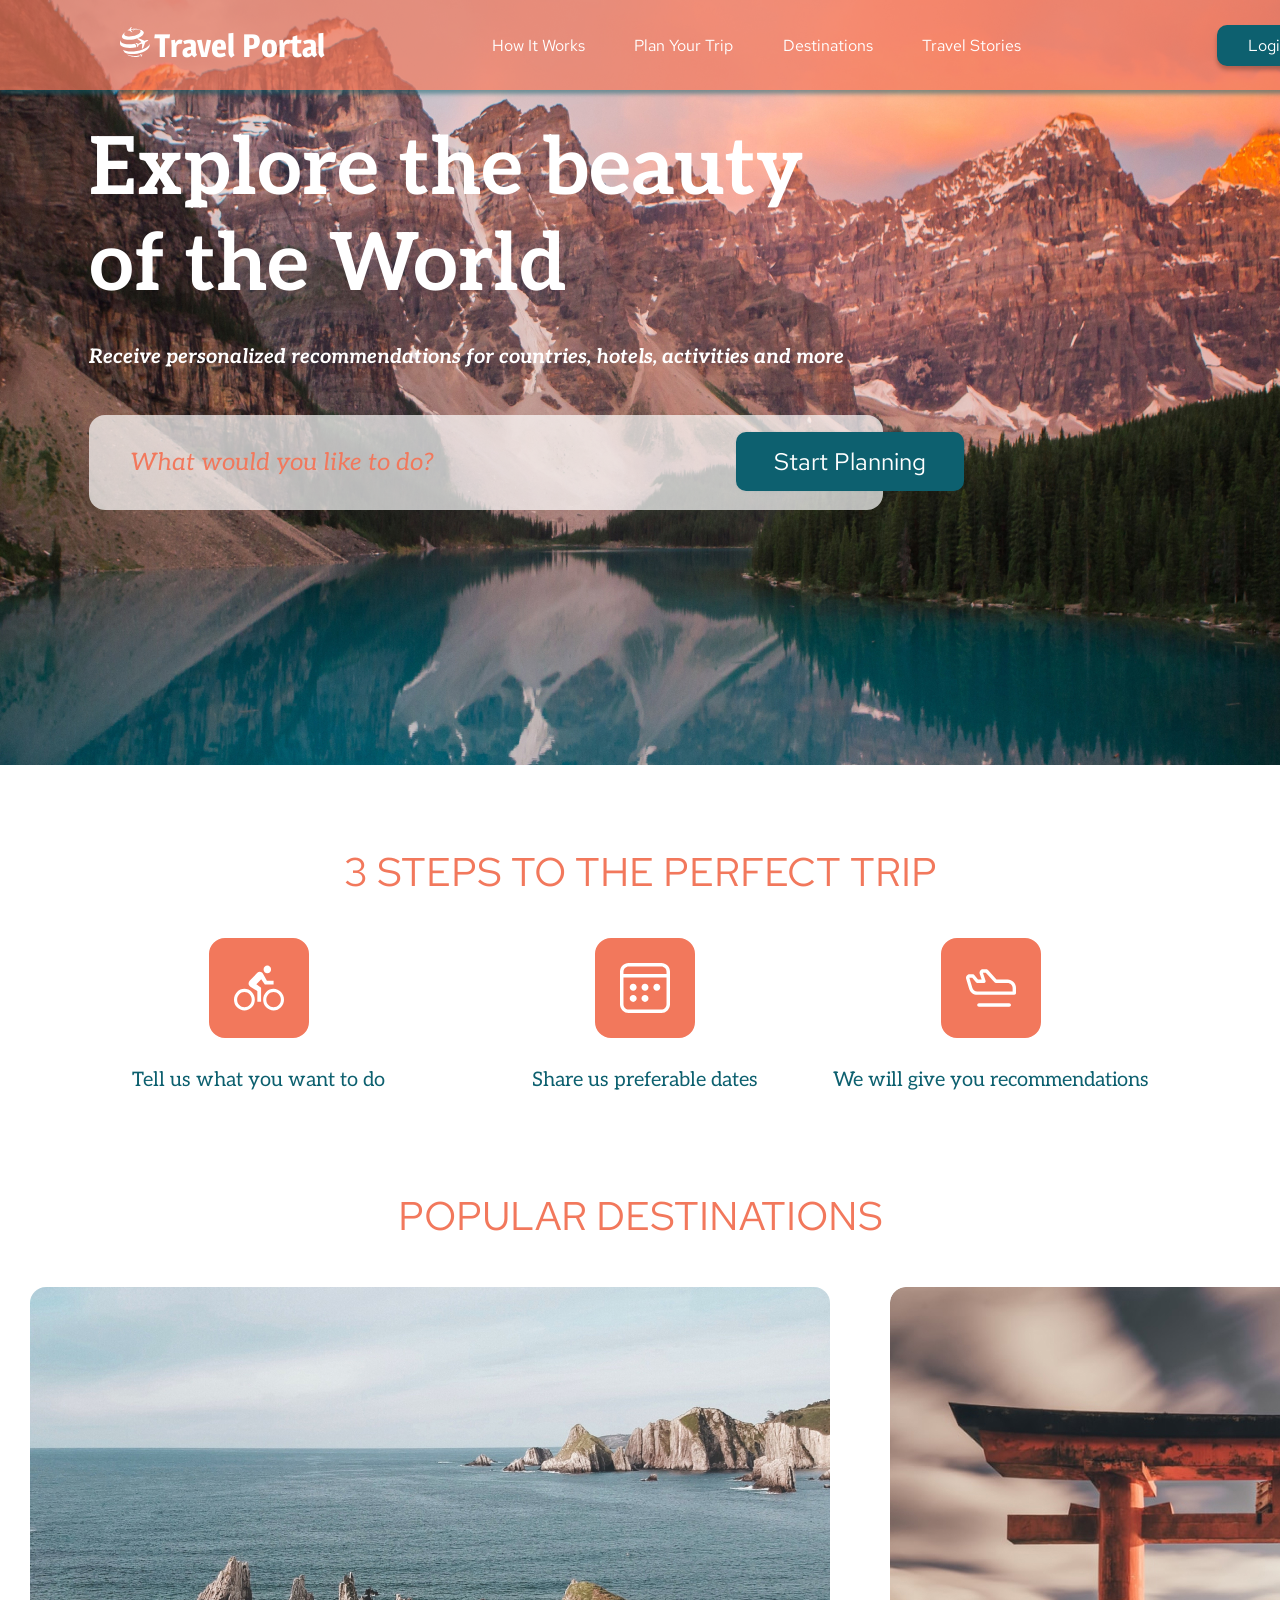
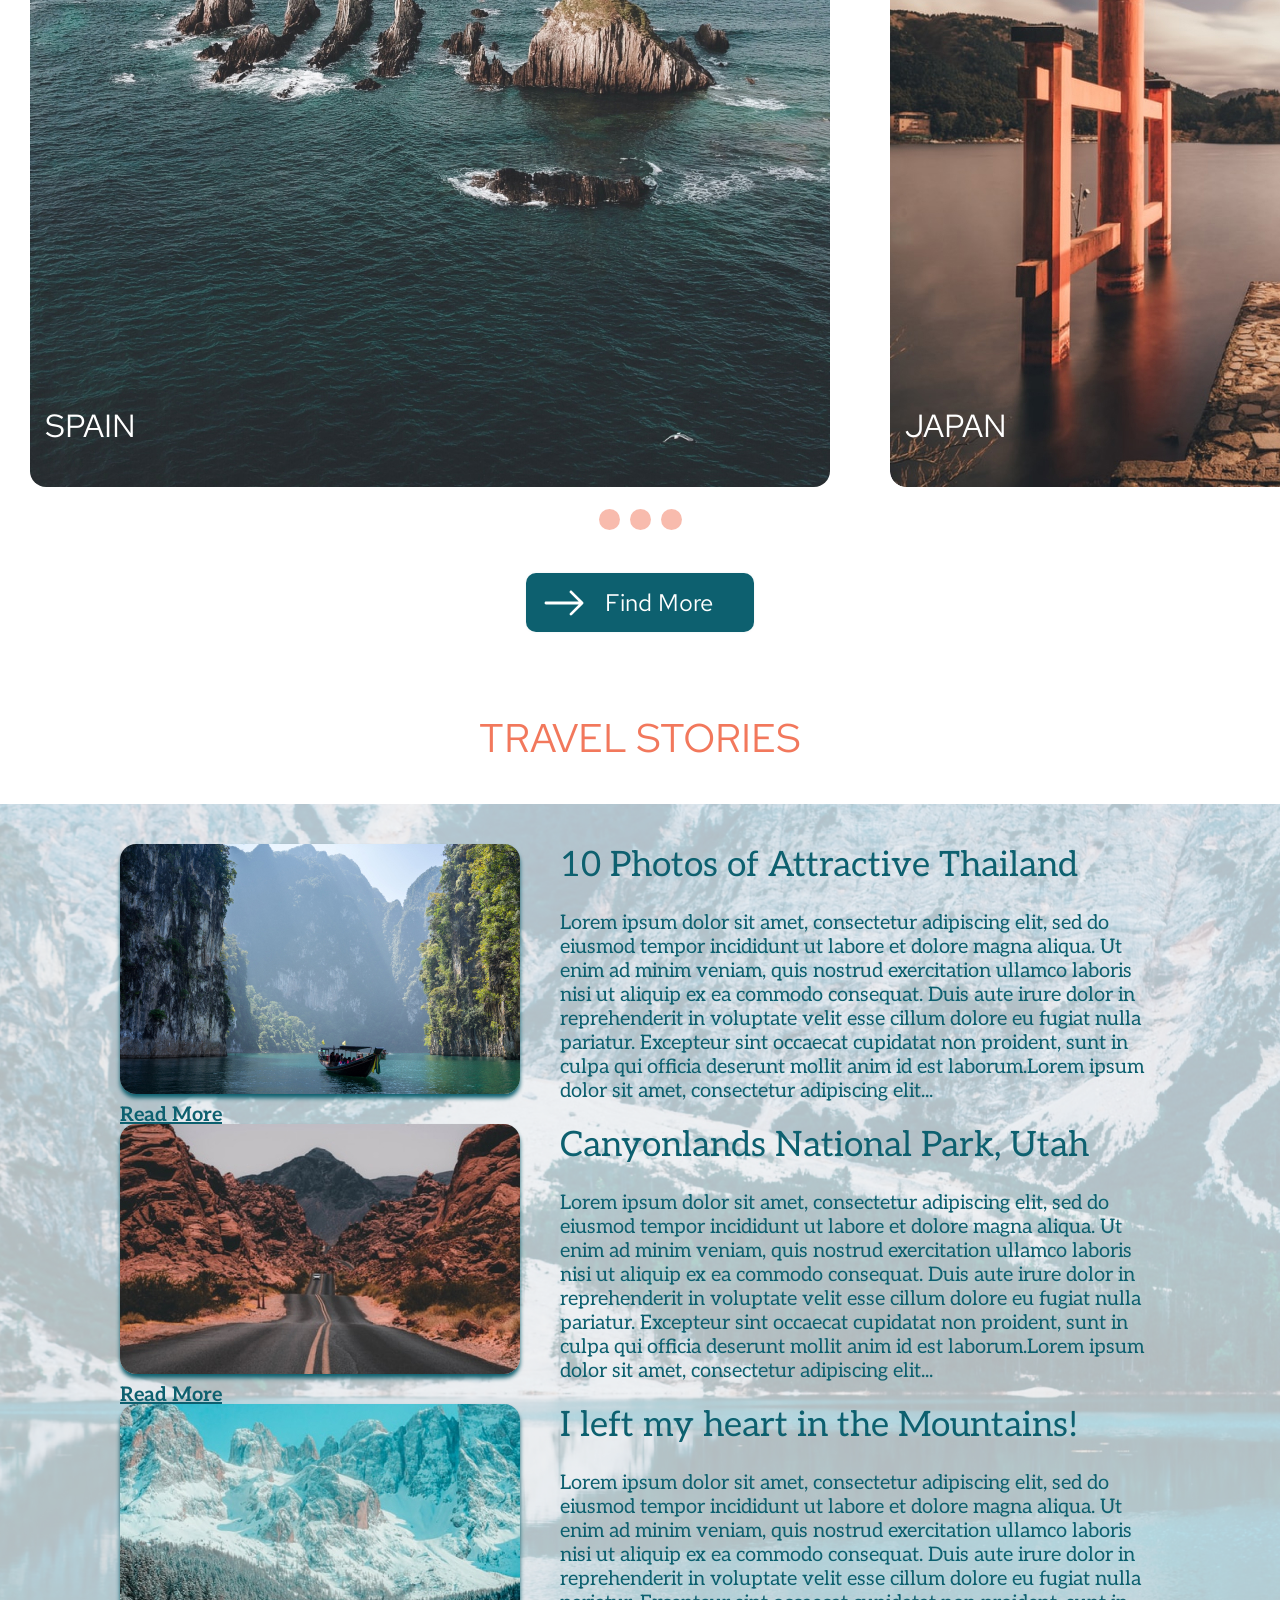
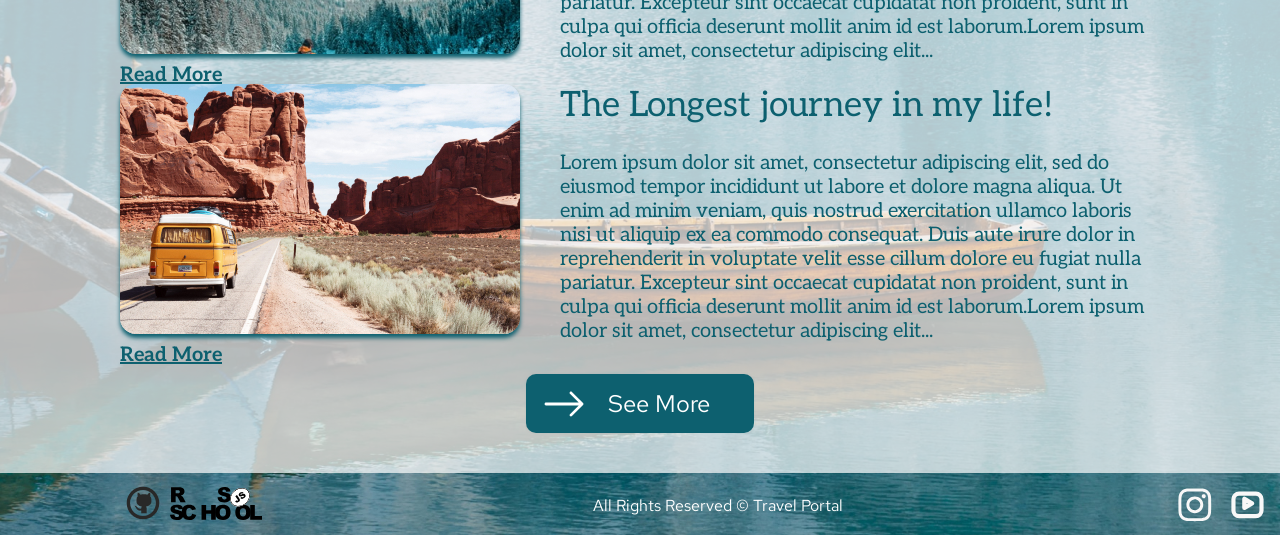
<file: travel/index.html>
<!DOCTYPE html>
<html lang="zxx">
<head>
    <meta charset="UTF-8">
    <meta http-equiv="X-UA-Compatible" content="IE=edge">
    <meta name="viewport" content="width=device-width, initial-scale=1.0">
    <title>Document</title>
    <link rel="stylesheet" href="css/style.css">
    <link rel="icon" type="image/png" sizes="16x16" href="img/favicon-16x16.png">
</head>
<body class="travel">
    <script src="script/index.js"></script>
    <header class="flexHeader">
        <div>
            <p class="logo">
                <img src="img/headerLogo.svg" alt="Logo">
                <span class="logoText">Travel Portal</span>
            </p>
        </div>
        <nav>
            <ul class="navbar">
                <li><a href="#preview" class="navLink">How It Works</a></li>
                <li><a href="#steps" class="navLink">Plan Your Trip</a></li>
                <li><a href="#destinations" class="navLink">Destinations</a></li>
                <li><a href="#stories" class="navLink">Travel Stories</a></li>
            </ul>
        </nav>
        <div>
            <button class="buttonLogin">Login</button>
        </div>
    </header>
    <main>
        <section class="preview" id="preview">
            <h1 class="mainTitle">Explore the beauty of the World</h1>
            <p class="descSearchBar">Receive personalized recommendations for countries, hotels, activities and more</p>
            <form class="searchBox">
                <input type="search" class="searchBar" name="q" placeholder="What would you like to do?" > 
                <button type="submit" class="buttonSearch">Start Planning</button>
            </form>
        </section>
       <section class="steps" id="steps">
        <h2 class="title">3 STEPS TO THE PERFECT TRIP</h2>
        <div class="stepsFlex">
            <div class="stepsFlexCell">
                <img src="img/mainBike.svg" alt="Travel" class="stepsImage">
                <p class="stepsText">Tell us what you want to do</p>
            </div>
            <div class="stepsFlexCell unstandart">
                <img src="img/mainCal.svg" alt="Calendar" class="stepsImage">
                <p class="stepsText">Share us preferable dates</p>
            </div>
            <div class="stepsFlexCell">
                <img src="img/mainPlane.svg" alt="Airplane" class="stepsImage">
                <p class="stepsText">We will give you recommendations</p>
            </div>
        </div>
       </section>
       <section class="destinations" id="destinations">
        <h2 class="title">POPULAR DESTINATIONS</h2>
        <div class="carousel">
            <div>
                <img src="img/mainSpain.jpg" alt="Spain" class="carouselImg">
                <div class="imageName">SPAIN</div>
            </div>
            <div>
                <img src="img/mainJapan.jpg" alt="Japan" class="carouselImg">
                <div class="imageName">JAPAN</div>
            </div>
            <div>
                <img src="img/mainUSA.jpg" alt="USA" class="carouselImg">
                <div class="imageName">USA</div>
            </div>
        </div>
        <div class="selectors">
            <div class="circle"></div>
            <div class="circle"></div>
            <div class="circle"></div>
        </div>
        <button class="buttonElse">
            <img src="img/mainArrow1.svg" alt="Arrow" class="arrow">
            <span class="buttonText">Find More</span>
        </button>
       </section>
       <section class="stories" id="stories">
        <h2 class="title">TRAVEL STORIES</h2>
        <div class="travelFlex">
            <div class="travelCell">
                <img src="img/mainStory1.jpg" alt="Thailand" class="travelImage">
                <div>
                    <h3 class="mainStoryTitle">10 Photos of Attractive Thailand</h3>
                    <p>Lorem ipsum dolor sit amet, consectetur adipiscing elit, sed do eiusmod tempor incididunt ut labore et dolore magna aliqua. Ut enim ad minim veniam, quis nostrud exercitation ullamco laboris nisi ut aliquip ex ea commodo consequat. Duis aute irure dolor in reprehenderit in voluptate velit esse cillum dolore eu fugiat nulla pariatur. Excepteur sint occaecat cupidatat non proident, sunt in culpa qui officia deserunt mollit anim id est laborum.Lorem ipsum dolor sit amet, consectetur adipiscing elit... <br><a href="#" class="travelLink">Read More</a></p>
                </div>
            </div>
            <div class="travelCell">
                <img src="img/mainStory2.jpg" alt="Utah" class="travelImage">
                <div>
                    <h3 class="mainStoryTitle">Canyonlands National Park, Utah</h3>
                    <p class="travelText">Lorem ipsum dolor sit amet, consectetur adipiscing elit, sed do eiusmod tempor incididunt ut labore et dolore magna aliqua. Ut enim ad minim veniam, quis nostrud exercitation ullamco laboris nisi ut aliquip ex ea commodo consequat. Duis aute irure dolor in reprehenderit in voluptate velit esse cillum dolore eu fugiat nulla pariatur. Excepteur sint occaecat cupidatat non proident, sunt in culpa qui officia deserunt mollit anim id est laborum.Lorem ipsum dolor sit amet, consectetur adipiscing elit... <br><a href="#" class="travelLink">Read More</a></p>
                </div>
            </div>
            <div class="travelCell">
                <img src="img/mainStory3.jpg" alt="Mountains" class="travelImage">
              <div>
                    <h3 class="mainStoryTitle">I left my heart in the Mountains!</h3>
                    <p>Lorem ipsum dolor sit amet, consectetur adipiscing elit, sed do eiusmod tempor incididunt ut labore et dolore magna aliqua. Ut enim ad minim veniam, quis nostrud exercitation ullamco laboris nisi ut aliquip ex ea commodo consequat. Duis aute irure dolor in reprehenderit in voluptate velit esse cillum dolore eu fugiat nulla pariatur. Excepteur sint occaecat cupidatat non proident, sunt in culpa qui officia deserunt mollit anim id est laborum.Lorem ipsum dolor sit amet, consectetur adipiscing elit... <br><a href="#" class="travelLink">Read More</a></p>
                </div>
            </div>
            <div class="travelCell">
                <img src="img/mainStory4.jpg" alt="Journey" class="travelImage">
                <div>
                    <h3 class="mainStoryTitle">The Longest journey in my life!</h3>
                    <p>Lorem ipsum dolor sit amet, consectetur adipiscing elit, sed do eiusmod tempor incididunt ut labore et dolore magna aliqua. Ut enim ad minim veniam, quis nostrud exercitation ullamco laboris nisi ut aliquip ex ea commodo consequat. Duis aute irure dolor in reprehenderit in voluptate velit esse cillum dolore eu fugiat nulla pariatur. Excepteur sint occaecat cupidatat non proident, sunt in culpa qui officia deserunt mollit anim id est laborum.Lorem ipsum dolor sit amet, consectetur adipiscing elit... <br><a href="#" class="travelLink">Read More</a></p>
                </div>
            </div>
        </div>    
        <button class="buttonElse">
            <img src="img/mainArrow2.svg" alt="Arrow" class="arrow">
            <span class="buttonText">See More</span>
        </button>
       </section>
    </main>
    <footer class="footerFlex">
        <ul class="footerLink">
            <li><a href="https://github.com/thesirsh"><img src="img/GitHubLogo.svg" alt="GitHub" class="resourseLink"></a></li>
            <li><a href="https://rs.school/js-stage0/"><img src="img/RSSchholLogo.svg" alt="RSSchool" class="resourseLink"></a></li>
        </ul>
        <div>
            <p class="footerText">All Rights Reserved © Travel Portal</p>
        </div>
        <ul class="footerSocFlex">
            <li class="socLink"><a href="https://www.instagram.com/" ><img src="img/footerInsta.svg" alt="Instagramm" class="socLinkImage"></a></li>
            <li class="socLink"><a href="https://www.youtube.com/">
                    <div class="videoLink">
                        <img src="img/footelRect.svg" alt="Video" class="rect">
                        <img src="img/footerArrow.svg" alt="Video" class="videoArrow">
                    </div>
                </a>
            </li>
            <li class="socLink"><a href="https://twitter.com/"><img src="img/footerTwit.svg" alt="Twitter" class="socLinkImage"></a></li>
        </ul>
    </footer>
</body>
</html>
</file>
<file: travel/css/style.css>
@import url('https://fonts.googleapis.com/css2?family=Aleo:ital,wght@0,400;0,700;1,400;1,700&display=swap');
@import url('https://fonts.googleapis.com/css2?family=Red+Hat+Text:wght@500&display=swap');
@import url('https://fonts.googleapis.com/css2?family=Magra:wght@700&display=swap');

html {
    scroll-behavior: smooth;
  }

.travel {
    background-image: url(../img/BackgroundBottom.jpg), url(../img/BackgroungTop.jpg);
    background-position: bottom, top;
    background-repeat: no-repeat, no-repeat;
    margin: 0px;
}


.flexHeader {
    display: flex;
    justify-content: space-between;
    align-items: center;
    background: rgba(242, 120, 92, 0.7);
    box-shadow: 0px 4px 4px rgba(13, 96, 111, 0.5);
    height: 90px;
    margin: 0px auto 32px auto;
    width: 100%;
    padding-left: 120px;
    padding-right: 120px;
    max-width: 1200px;
}

.logo {
    width: 19%;
    height: 33%;
    opacity: 100%;
    display: inline;
}

.logoText {
    color: #FFFFFF;
    font-size: 32px;
    font-weight: bold;
    font-family: 'Magra', sans-serif;
}

nav {
    width: 50%;
}

.navbar {
    display: flex;
    justify-content: space-between;
    list-style: none;
    color: #FFFFFF;
    font-size: 16px;
    align-items: center;
    padding-right: 50px;
    padding-left: 0px;
    font-family: 'Red Hat Text', sans-serif;
}

.navLink {
    color: #FFFFFF;
    text-decoration: none;
    margin-left: 21px;
    margin-left: 21px;
}

.navLink:hover {
    color:#F2785C;
    background-color: #FFFFFF;
    cursor: pointer;
}

.buttonLogin {
    color:#FFFFFF;
    background-color: #0D606F;
    border-radius: 10px;
    box-shadow: 0px 2px 3px rgb(13, 96, 111, 0.16);
    box-shadow: 0px 4px 4px rgb(0, 0, 0, 0.25);
    border: 0px;
    width: 103px;
    height: 41px;
    font-size: 16px;
    opacity: 100%;
    font-family: 'Red Hat Text', sans-serif;
}

.buttonLogin:hover {
    cursor: pointer;
    color:#0D606F;
    background-color: #FFFFFF;
}

.preview {
    width: 62%;
    max-width: 892px;
    padding-right: 308px;
    color: #FFFFFF;
    font-family: 'Aleo', serif;
    text-align: left;
    margin-left: auto;
    margin-right: auto;
    margin-bottom: 266px;
}


.mainTitle {
    font-size: 80px;
    font-weight: bold;
    margin-top: 0px;
    margin-bottom: 31px;
}

.descSearchBar {
    font-size: 20px;
    font-style: italic;
    font-weight: bold;
    margin-bottom: 46px;
    font-family: 'Aleo', serif;
}

.searchBox {
    width: 100%;
    color: #F2785C;
}
.searchBar {
    width: 100%;
    height: 95px;
    font-size: 24px;
    font-style: italic;
    padding-left: 41px;
    border-radius: 16px;
    border: none;
    background: rgba(255, 255, 255, 0.7);
    color: #F2785C;
    font-family: 'Aleo', serif;
}

input::placeholder {
     color: #F2785C; 
}

.buttonSearch {
    color:#FFFFFF;
    background-color: #0D606F;
    border-radius: 10px;
    margin: 10px auto 0px auto;
    width: 228px;
    height: 59px;
    font-size: 24px;
    font-family: 'Red Hat Text', sans-serif;
    box-shadow: 0px 2px 3px rgba(13, 96, 111, 0.16);
    box-shadow: 0px 0px 3px rgba(13, 96, 111, 0.08);
    border: none;
    position: relative;
    top: -88px;
    left: 647px;
}

.buttonSearch:hover {
    background-color: #F2785C;
    cursor: pointer;
}

.title {
    text-align: center;
    color: #F2785C;
    font-size: 40px;
    margin: auto;
    padding-bottom: 40px;
    font-family: 'Red Hat Text', sans-serif;
    font-weight: normal;
    }

.steps {
    width: 100%;
    margin: 0px auto;
    max-width: 1440px;
}

.stepsFlex {
    display: flex;
    justify-content: space-between;
    align-items: center;
    margin: 0px 131px 97px 132px;
}

.stepsFlexCell {
    max-height: 154px;
}

.unstandart {
    margin-left: 71px;
}

.stepsImage {
    border: 25px solid #F2785C;
    border-radius: 16px;
    background-color: #F2785C;
    display: block;
    margin: auto;
    max-width: 50px;
    height: 50px;
    width: auto;
}

.stepsText {
    font-size: 20px;
    color: #0D606F;
    font-family: 'Aleo', serif;
    margin-top: 30px;
}

.destinations {
    margin: 0px auto 79px auto;
}

.carousel {
    display: flex;
    width: 100%;
    justify-content: space-around;
    overflow: hidden;
    max-width: 1440px;
    margin-left: auto;
    margin-right: auto;
}

.carouselImg {
    border-radius: 16px;
    margin: 5px 30px 0px 30px;
}

.imageName {
    position: relative;
    left: 45px;
    bottom: 87px;
    color:#FFFFFF;
    font-size: 32px;
    font-family: 'Red Hat Text', sans-serif;
}

.selectors {
    text-align: center;
    display: flex;
    justify-content: center;
    margin: 0px auto 18px auto;
    position: relative;
    bottom: 25px;

}

.circle {
    background: #F2785C;
    opacity: 50%;
    width: 21px;
    height: 21px;
    border: none;
    border-radius: 50%;
    margin-left: 5px;
    margin-right: 5px;
}
.circle:hover {
    opacity: 100%;
    cursor: pointer;
}

.stories {
    background: rgba(255, 255, 255, 0.7);
    padding-bottom: 40px;
    margin-left: auto;
    margin-right: auto;
    width: 100%;
    max-width: 1440px;
}

.travelFlex {
    display: flex;
    flex-direction: column;
    justify-content: space-around;
    align-items: center;
    color: #0D606F;
    font-size: 20px;
    margin: 40px 120px 0px 120px;
    text-align: left;
    opacity: 200%;
}

.travelCell {
    margin-bottom: 30px;
    max-width: 1200px;
    max-height: 250px;
    font-size: 20px;
    font-family: 'Aleo', serif;
    opacity: 100%;
}

.travelImage {
    float: left;
    margin-right: 40px;
    padding: 0px;
    margin-left:0px;
    box-shadow: 0px 4px 4px #0D606F;
    border-radius: 16px;
}

.mainStoryTitle {
    font-size: 35px;
    margin-top: 0px;
    font-family: 'Aleo', serif;
    margin-bottom: 25px;
    font-weight: normal;
}

.travelText {
    font-size: 20px;
    font-family: 'Aleo', serif;
}

.travelLink {
    color: #0D606F;
    font-weight: bold;
}

.buttonElse {
    color:#FFFFFF;
    background-color: #0D606F;
    border-radius: 10px;
    vertical-align: middle;
    display: flex;
    align-items: center;
    justify-content: space-around;
    border: none;
    margin: 10px auto 0px auto;
    width: 228px;
    height: 59px;
    box-shadow: 0px 2px 3px rgba(13, 96, 111, 0.16);
    box-shadow: 0px 0px 3px rgba(13, 96, 111, 0.08);
}

.buttonElse:hover {
    cursor: pointer;
    background-color: #F2785C;
    box-shadow: 0px 2px 3px rgba(242, 120, 92, 0.16);
}
.arrow {
    width: 40px;
    height: 40px;
    margin-left: auto;
    margin-right: 5px;
}

.buttonText {
    font-size: 24px;
    width: 116px;
    height: 32px;
    margin-top: auto;
    margin-left: auto;
    margin-right: 31px;
    margin-bottom: auto;
    font-family: 'Red Hat Text', sans-serif;
}

.footerFlex {
    display: flex;
    justify-content: space-between;
    align-items: center;
    color:#FFFFFF;
    margin: 15px auto 13px auto;
    padding-left: 121px;
    padding-right: 121px;
    width: 100%;
    max-width: 1198px;
    height: 34px;
}

.footerLink {
    display: flex;
    justify-content: space-around;
    align-items: center;
    list-style: none;
    padding: 0px;
}

.resourseLink {
    margin-left: 5px;
    margin-right: 5px;
    height: 34px;
    width: auto;
}

.resourseLink:hover {
    cursor: pointer;
    box-shadow: 0px 0px 6px #FFFFFF;
}

.footerText{
    font-size: 16px;
    font-family: 'Red Hat Text', sans-serif;
    margin-left: 316px;
    margin-right: 324px;
}

.footerSocFlex {
    display: flex;
    justify-content: space-between;
    align-items: center;
    list-style: none;
    padding: 0px;
    width: 141px;
    height: 34px;
}

.socLink {
    height: 34px;
    width: 34px;
}

.socLink:hover {
    box-shadow: 0px 0px 6px #FFFFFF;
    cursor: pointer;
}

.socLinkImage {
    height: 34px;
    width: 34px;
}

.videoLink {
    height: 34px;
    width: 34px;
}

.rect {
    height: 34px;
    width: 33px;
}

.videoArrow {
    position: relative;
    height: 15px;
    width: 14px;
    top: -30px;
    left: 10px
}
</file>
